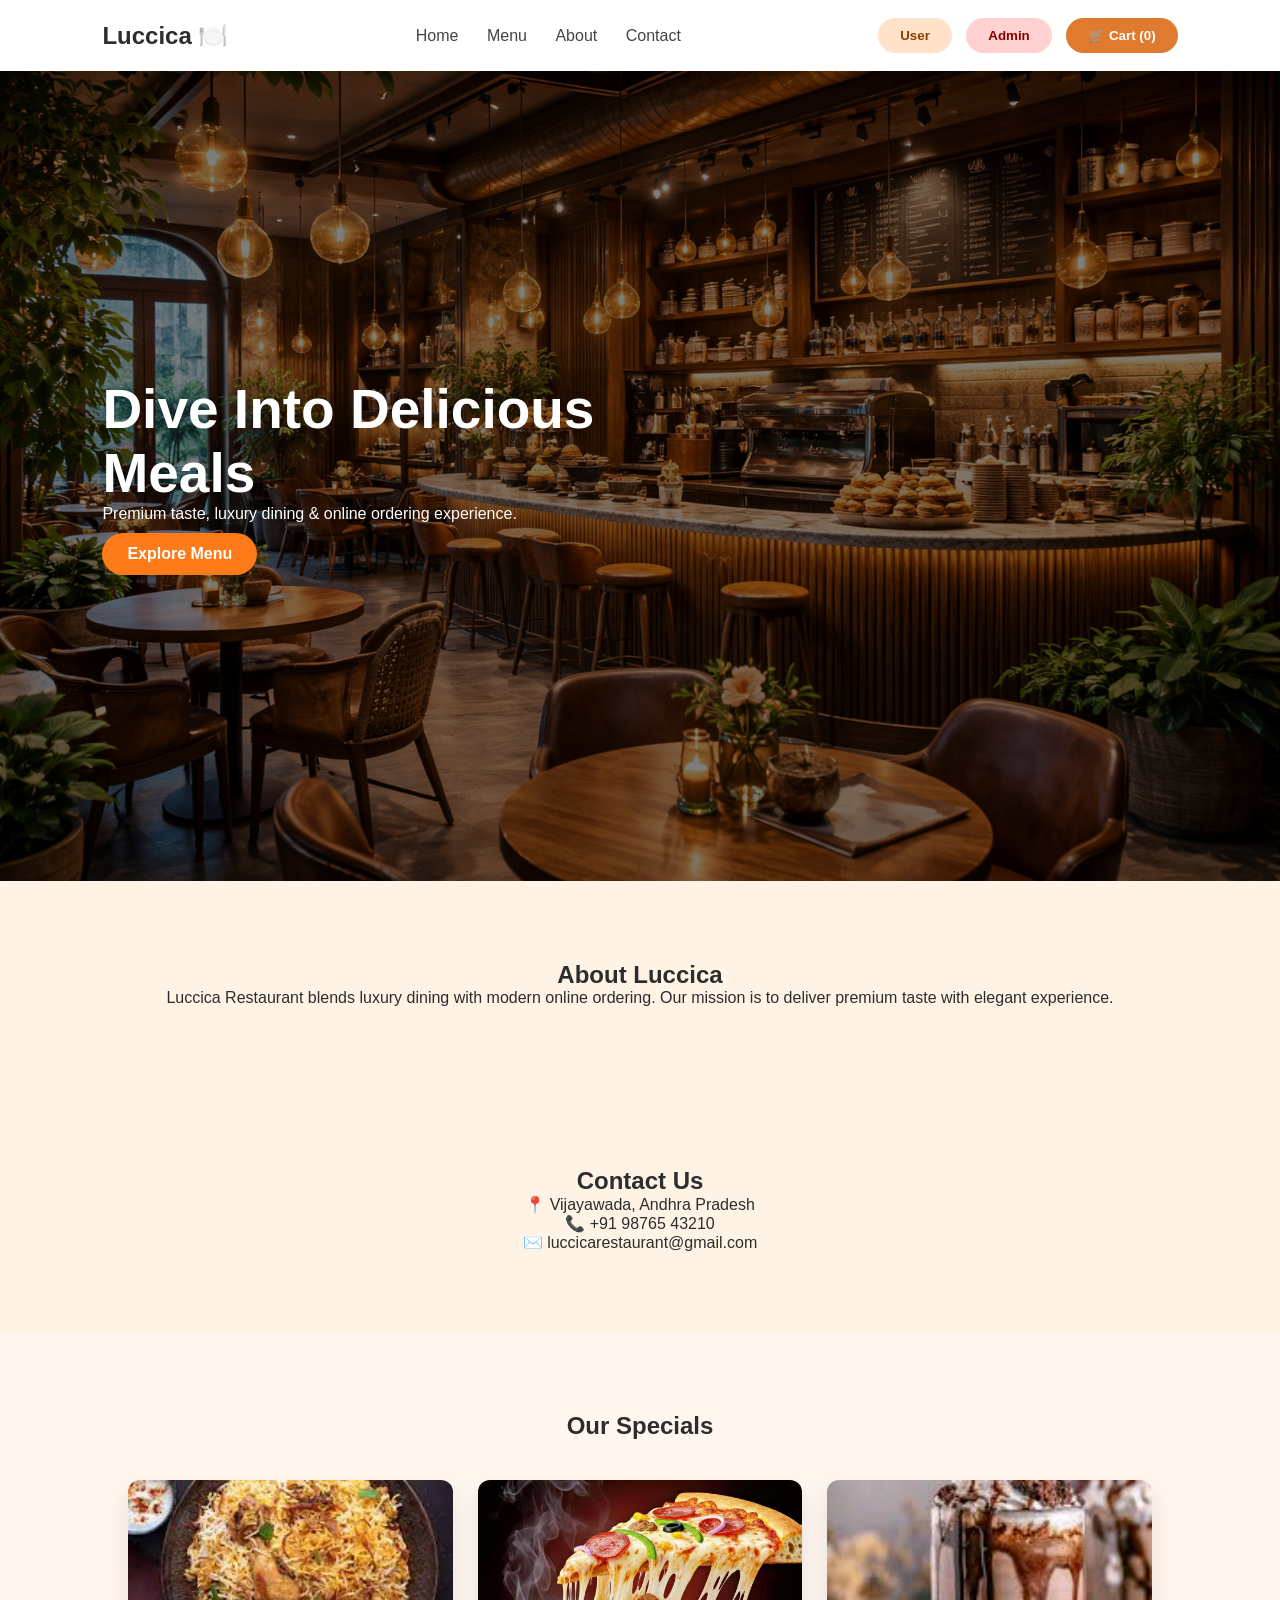
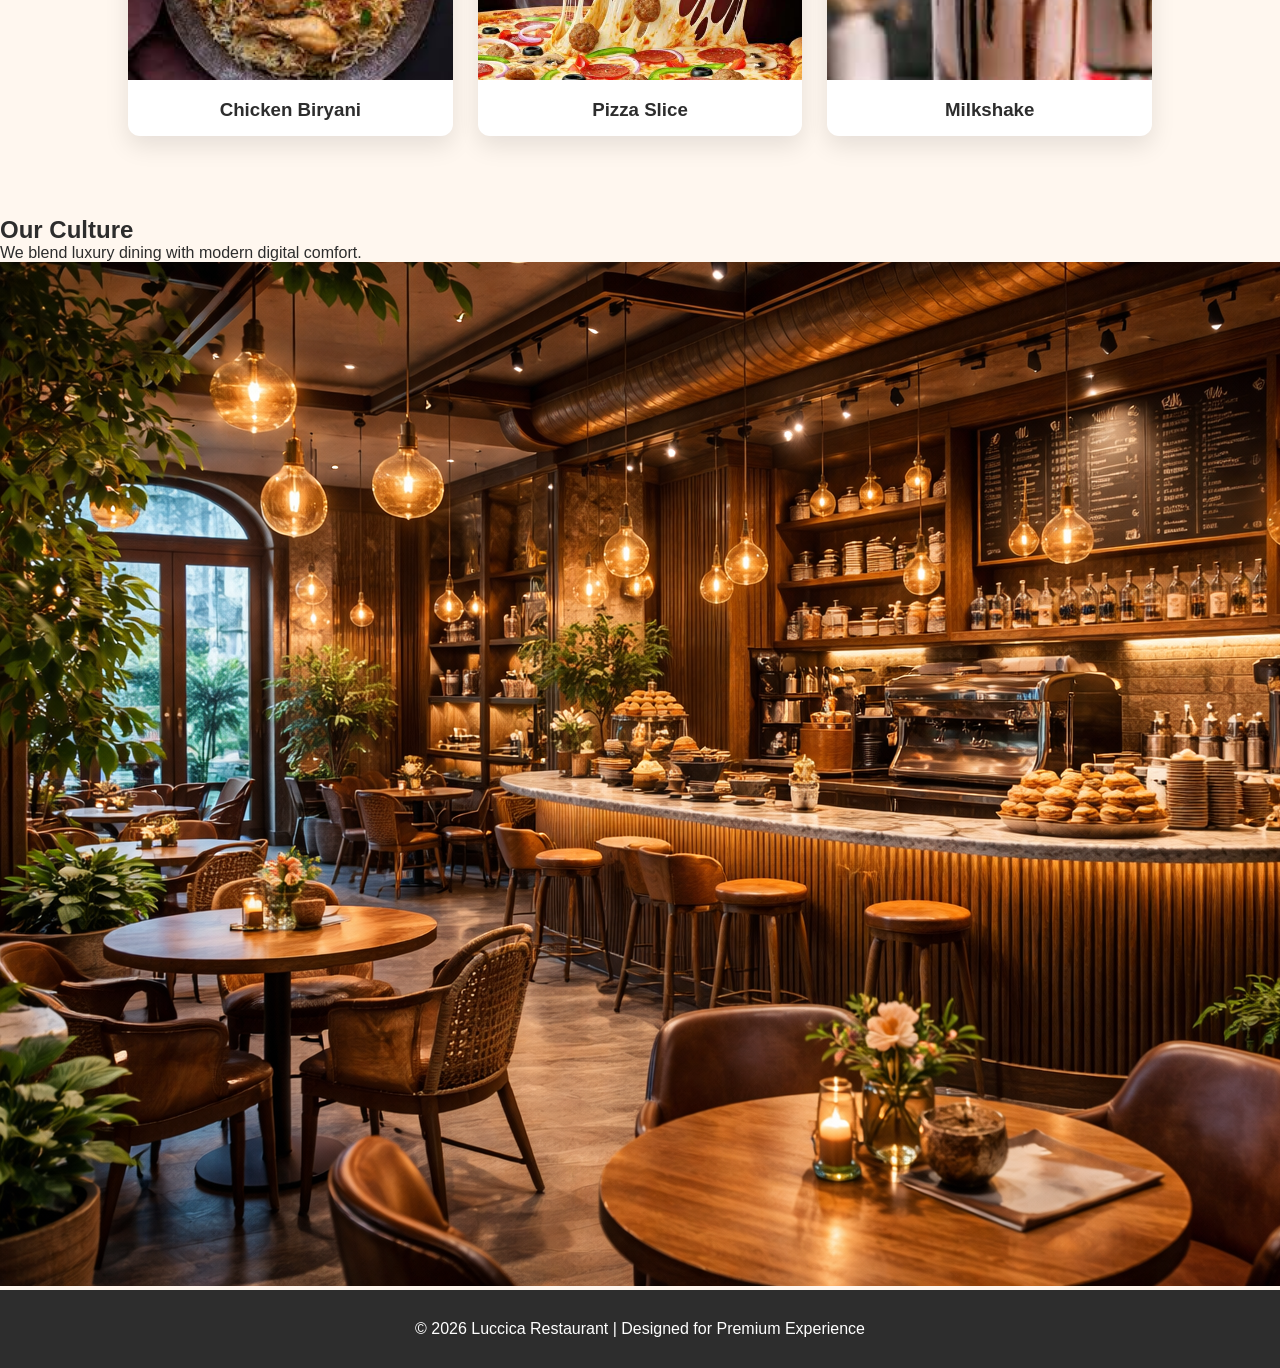
<file: index.html>
<!DOCTYPE html>
<html lang="en">
<head>
  <meta charset="UTF-8" />
  <title>Luccica Restaurant</title>
  <link rel="stylesheet" href="css/style.css" />
  <script defer src="js/app.js"></script>
</head>
<body>

<header class="topbar">
  <div class="logo">Luccica 🍽️</div>

  <nav>
    <a href="index.html">Home</a>
    <a href="menu.html">Menu</a>
    <a href="#about">About</a>
    <a href="#contact">Contact</a>
  </nav>

  <div class="top-actions">
    <button class="btn user-btn" onclick="window.location.href='user-login.html'">User</button>
    <button class="btn admin-btn" onclick="window.location.href='admin-login.html'">Admin</button>
    <button class="btn cart-btn" onclick="openCart()">🛒 Cart (<span id="cartCount">0</span>)</button>
  </div>
</header>


<section class="hero">
  <div class="hero-overlay"></div>

  <div class="hero-text">
    <h1>Dive Into Delicious Meals</h1>
    <p>Premium taste, luxury dining & online ordering experience.</p>
    <a href="menu.html" class="main-btn">Explore Menu</a>
  </div>
</section>

<section id="about" class="info-section">
  <h2>About Luccica</h2>
  <p>
    Luccica Restaurant blends luxury dining with modern online ordering.
    Our mission is to deliver premium taste with elegant experience.
  </p>
</section>

<section id="contact" class="info-section">
  <h2>Contact Us</h2>
  <p>📍 Vijayawada, Andhra Pradesh</p>
  <p>📞 +91 98765 43210</p>
  <p>✉️ luccicarestaurant@gmail.com</p>
</section>


<section class="highlight">
  <h2>Our Specials</h2>
  <div class="card-grid">
    <div class="food-card"><img src="assets/food1.jpg"><h3>Chicken Biryani</h3></div>
    <div class="food-card"><img src="assets/food2.jpg"><h3>Pizza Slice</h3></div>
    <div class="food-card"><img src="assets/food3.jpg"><h3>Milkshake</h3></div>
  </div>
</section>

<section class="culture">
  <h2>Our Culture</h2>
  <p>We blend luxury dining with modern digital comfort.</p>
  <img src="assets/culture1.jpg" class="culture-img">
</section>

<footer>
  <p>© 2026 Luccica Restaurant | Designed for Premium Experience</p>
</footer>
<!-- USER POPUP -->
<div id="userPopup" class="popup">
  <div class="popup-box">
    <h2>User Panel</h2>
    <p>Login / Register UI (Frontend)</p>
    <button onclick="closePopup()">Close</button>
  </div>
</div>

<!-- ADMIN POPUP -->
<div id="adminPopup" class="popup">
  <div class="popup-box">
    <h2>Admin Panel</h2>
    <p>Upload menu, manage orders (UI only)</p>
    <button onclick="closePopup()">Close</button>
  </div>
</div>

<!-- CART POPUP -->
<div id="cartPopup" class="popup">
  <div class="popup-box">
    <h2>🛒 Your Cart</h2>
    <ul id="cartItems"></ul>
    <h3 id="cartTotal"></h3>
    <button class="btn cart-btn" onclick="document.getElementById('cartPopup').style.display='none'">
      Close
    </button>
  </div>
</div>
<script src="js/app.js"></script>

</body>
</html>
</file>
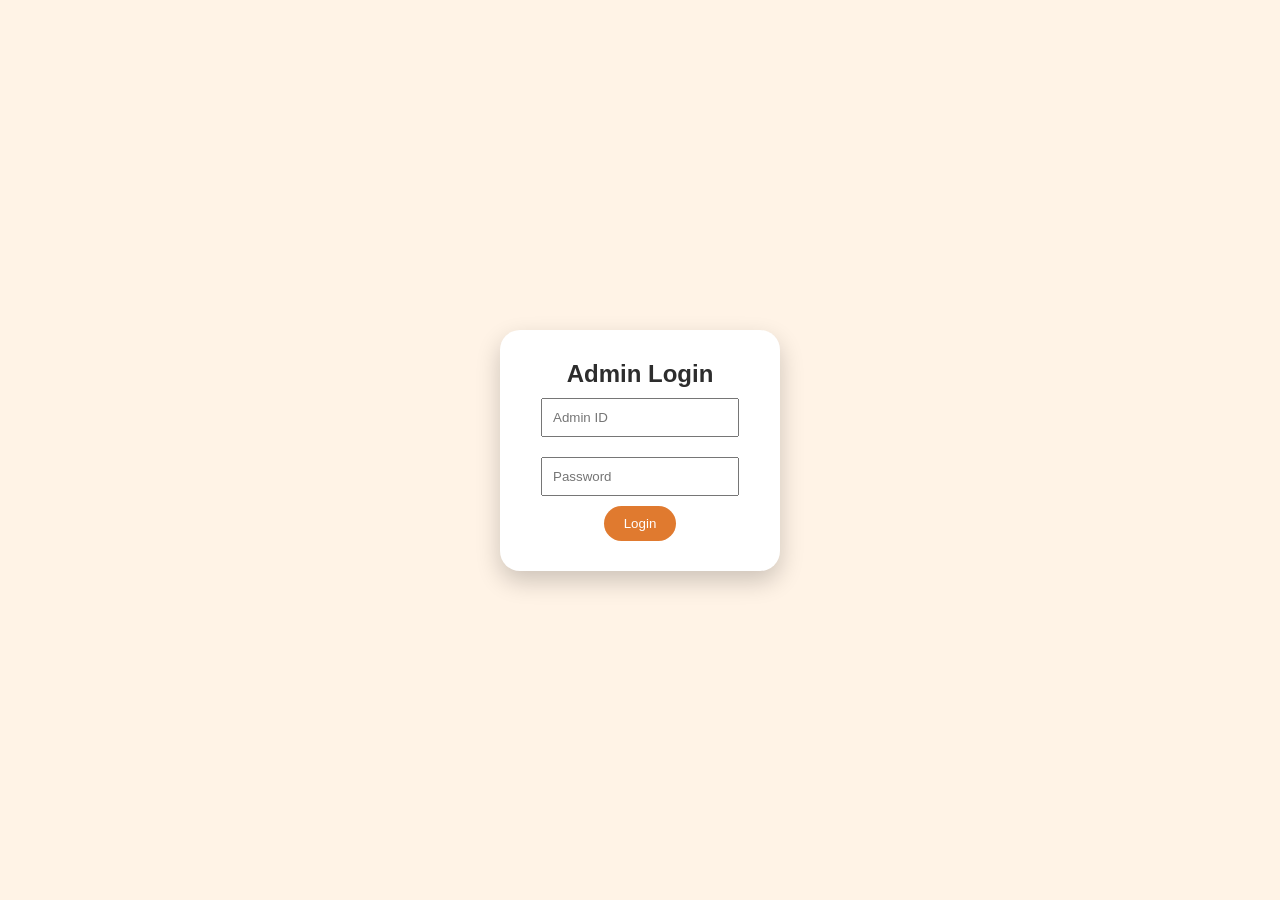
<file: admin-login.html>
<!DOCTYPE html>
<html>
<head>
  <title>Admin Login - Luccica</title>
  <link rel="stylesheet" href="css/style.css">
</head>
<body class="login-body">

<div class="login-box">
  <h2>Admin Login</h2>
  <input type="text" id="adminId" placeholder="Admin ID"><br>
  <input type="password" id="adminPass" placeholder="Password"><br>
  <button onclick="adminLogin()">Login</button>
</div>

<script>
function adminLogin(){
  if(adminId.value=="admin" && adminPass.value=="1234"){
    window.location.href="admin-panel.html";
  } else {
    alert("Invalid Admin");
  }
}
</script>

</body>
</html>
</file>
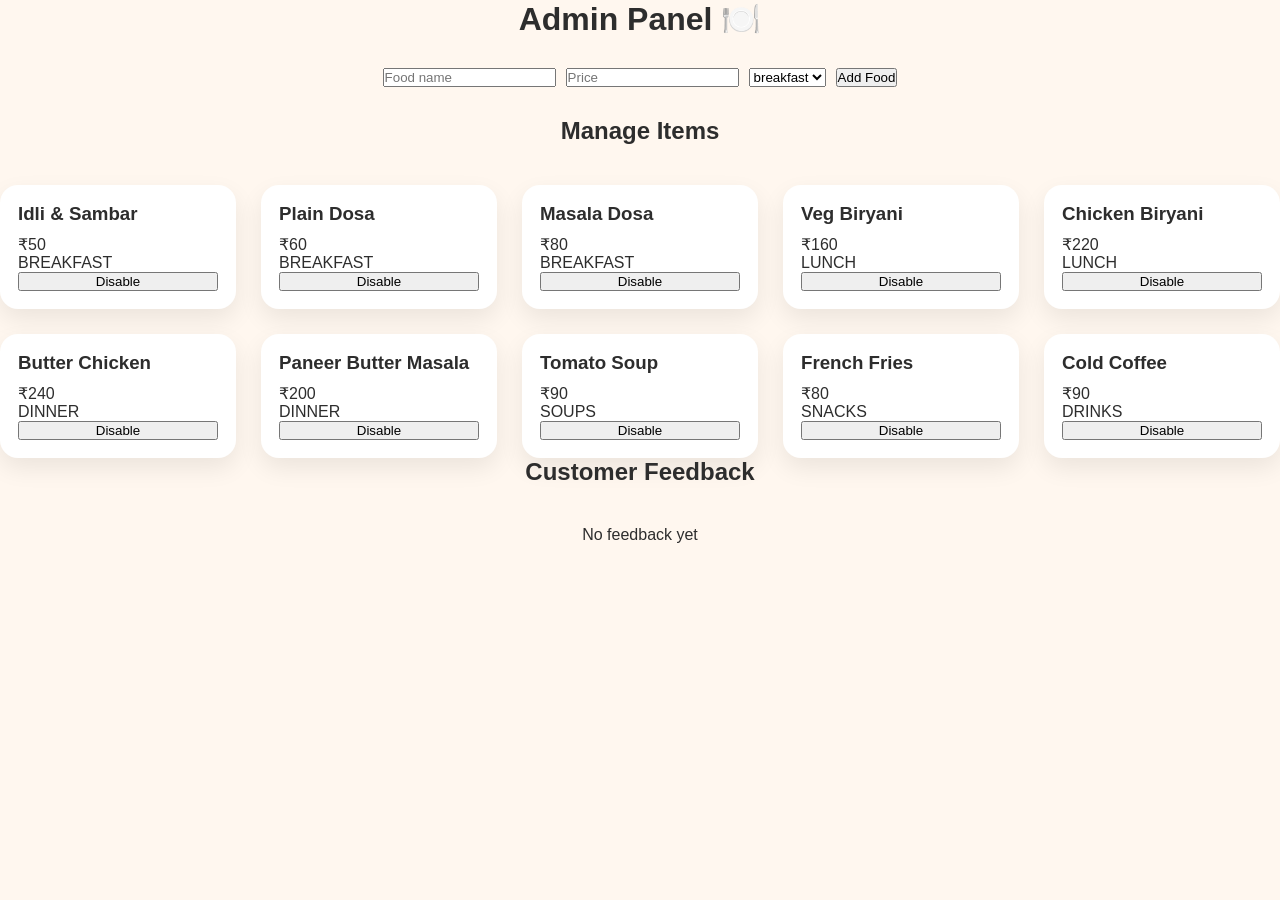
<file: admin-panel.html>
<!DOCTYPE html>
<html>
<head>
  <title>Admin Panel - Luccica</title>
  <link rel="stylesheet" href="css/style.css">
  <script defer src="js/admin.js"></script>
</head>
<body>

<h1 style="text-align:center">Admin Panel 🍽️</h1>

<div class="admin-box">
  <input id="foodName" placeholder="Food name">
  <input id="foodPrice" type="number" placeholder="Price">
  <select id="foodCategory">
    <option>breakfast</option>
    <option>lunch</option>
    <option>dinner</option>
    <option>drinks</option>
  </select>
  <button onclick="addFood()">Add Food</button>
</div>

<h2 style="text-align:center">Manage Items</h2>
<div id="adminList" class="menu-grid"></div>

</body>
</html>
</file>
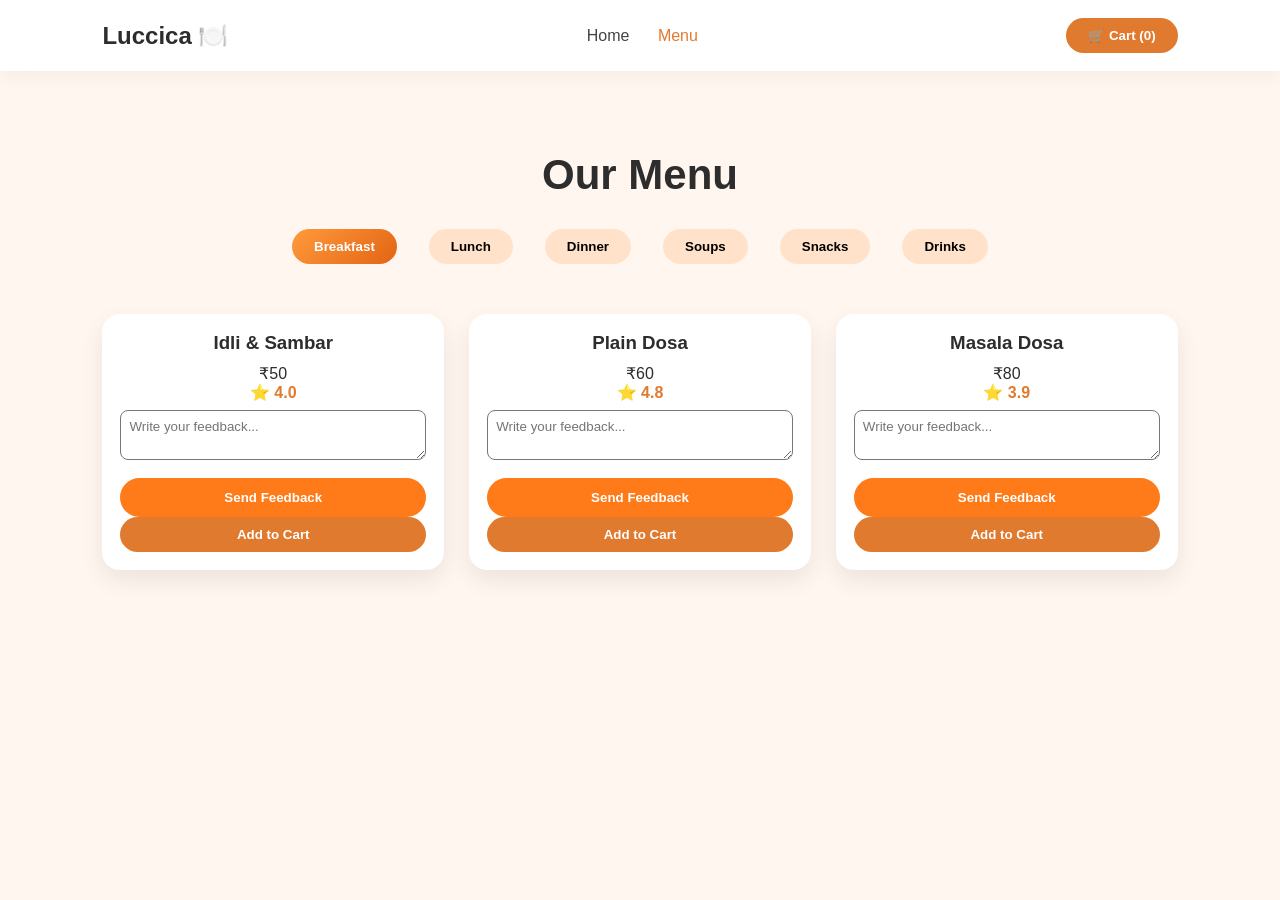
<file: menu.html>
<!DOCTYPE html>
<html lang="en">
<head>
  <meta charset="UTF-8" />
  <title>Luccica Menu</title>
  <link rel="stylesheet" href="css/style.css" />
  <script defer src="js/app.js"></script>
</head>
<body>

<header class="topbar">
  <div class="logo">Luccica 🍽️</div>
  <nav>
    <a href="index.html">Home</a>
    <a href="menu.html" class="active">Menu</a>
  </nav>
  <div class="top-actions">
    <button class="btn cart-btn" onclick="openCart()">🛒 Cart (<span id="cartCount">0</span>)</button>
    
  </div>
</header>

<section class="menu-section">
  <h1 class="menu-title">Our Menu</h1>

  <div class="menu-tabs">
    <button onclick="showMenu('breakfast', this)">Breakfast</button>
    <button onclick="showMenu('lunch', this)">Lunch</button>
    <button onclick="showMenu('dinner', this)">Dinner</button>
    <button onclick="showMenu('soups', this)">Soups</button>
    <button onclick="showMenu('snacks', this)">Snacks</button>
    <button onclick="showMenu('drinks', this)">Drinks</button>
  </div>

  <div id="menu-items" class="menu-grid"></div>
</section>



<div id="cartPopup" class="popup">
  <div class="popup-box">
    <h2>🛒 Your Cart</h2>
    <ul id="cartItems"></ul>
    <h3 id="cartTotal"></h3>
    <button class="btn cart-btn" onclick="document.getElementById('cartPopup').style.display='none'">
      Close
    </button>
  </div>
</div>

</body>
</html>
</file>
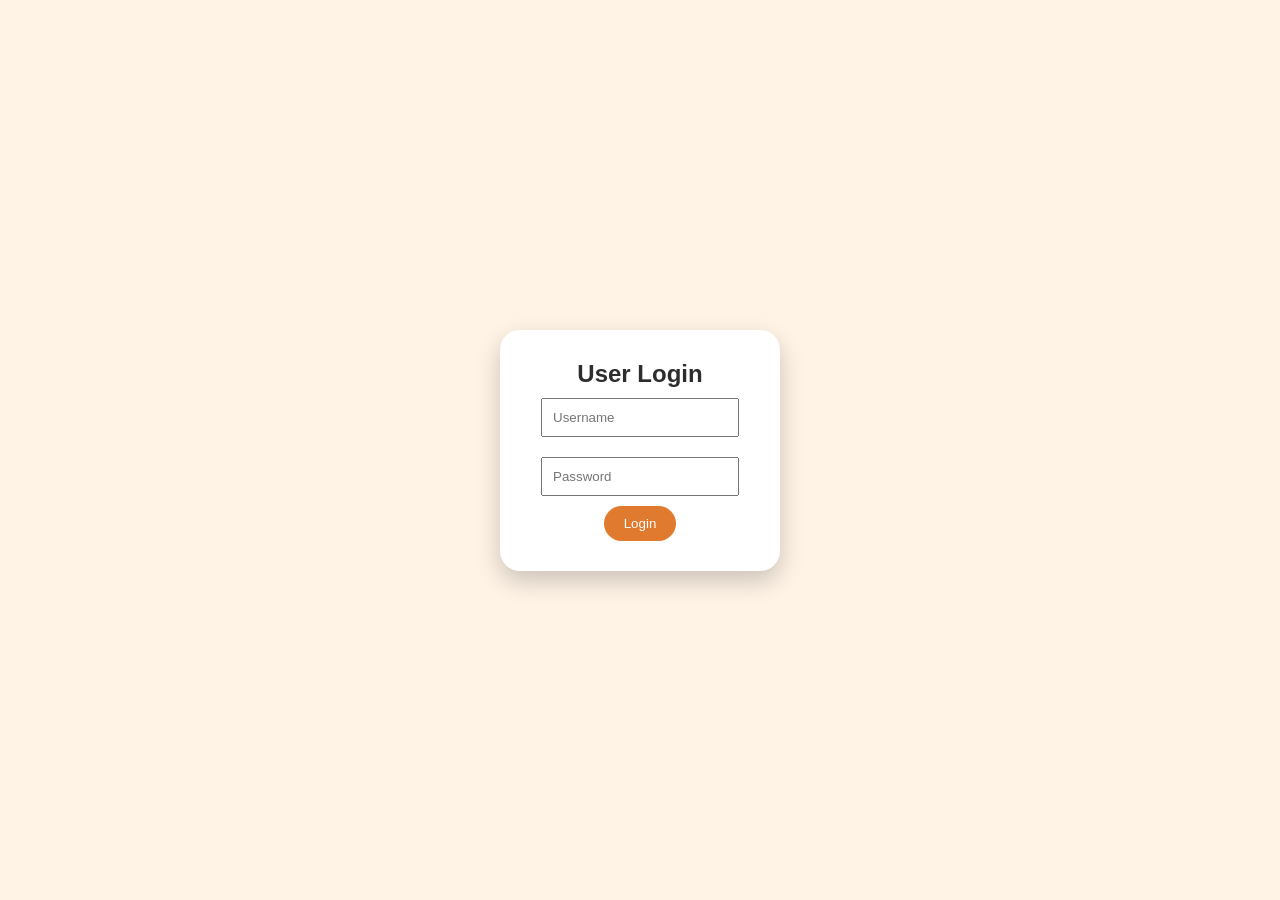
<file: user-login.html>
<!DOCTYPE html>
<html>
<head>
  <title>User Login - Luccica</title>
  <link rel="stylesheet" href="css/style.css">
</head>
<body class="login-body">

<div class="login-box">
  <h2>User Login</h2>
  <input type="text" placeholder="Username"><br>
  <input type="password" placeholder="Password"><br>
  <button onclick="window.location.href='index.html'">Login</button>
</div>

</body>
</html>
</file>
<file: css/style.css>
* {
  margin: 0;
  padding: 0;
  font-family: "Poppins", sans-serif;
  box-sizing: border-box;
}

body {
  background: #fff7ef;
  color: #2d2d2d;
}

/* ---------- TOP BAR ---------- */
.topbar {
  display: flex;
  justify-content: space-between;
  align-items: center;
  padding: 18px 8%;
  background: #fff;
  position: sticky;
  top: 0;
  box-shadow: 0 4px 20px rgba(0,0,0,0.05);
  z-index: 10;
}

.logo {
  font-size: 24px;
  font-weight: 700;
}

nav a {
  margin: 0 12px;
  text-decoration: none;
  color: #444;
}

nav a.active {
  color: #e07a2f;
}

.top-actions button {
  margin-left: 10px;
}

/* ---------- HERO ---------- */
.hero {
  height: 90vh;
  background: linear-gradient(rgba(0,0,0,.4),rgba(0,0,0,.4)), url("../assets/hero.jpg") center/cover;
  display: flex;
  align-items: center;
  padding-left: 10%;
  color: white;
}

.hero-text h1 {
  font-size: 58px;
  max-width: 500px;
}

.main-btn {
  display: inline-block;
  margin-top: 20px;
  background: #e07a2f;
  padding: 12px 26px;
  color: white;
  border-radius: 30px;
  text-decoration: none;
}

/* ---------- CARDS ---------- */
.highlight {
  padding: 80px 10%;
  text-align: center;
}

.card-grid {
  margin-top: 40px;
  display: grid;
  grid-template-columns: repeat(auto-fit, minmax(220px,1fr));
  gap: 25px;
}

.food-card {
  background: white;
  border-radius: 18px;
  overflow: hidden;
  box-shadow: 0 10px 25px rgba(0,0,0,0.07);
  transition: 0.3s;
}

.food-card:hover {
  transform: translateY(-8px);
}

.food-card img {
  width: 100%;
  height: 200px;
  object-fit: cover;
}

.food-card h3 {
  padding: 15px;
}

/* ---------- MENU ---------- */
.menu-section {
  padding: 80px 10%;
  text-align: center;
}

.menu-tabs button {
  margin: 10px;
  padding: 10px 22px;
  border-radius: 30px;
  border: none;
  background: #ffe2c9;
  cursor: pointer;
}

.menu-grid {
  margin-top: 40px;
  display: grid;
  grid-template-columns: repeat(auto-fit, minmax(240px,1fr));
  gap: 25px;
}

.menu-card {
  background: white;
  border-radius: 20px;
  padding: 15px;
  box-shadow: 0 10px 22px rgba(0,0,0,0.07);
}

/* ---------- FOOTER ---------- */
footer {
  padding: 30px;
  text-align: center;
  background: #2d2d2d;
  color: white;
}

.info-section {
  padding: 80px 10%;
  text-align: center;
  background: #fff3e6;
}

.popup {
  position: fixed;
  top: 0; left: 0;
  width: 100%; height: 100%;
  background: rgba(0,0,0,0.6);
  display: none;
  justify-content: center;
  align-items: center;
  z-index: 999;
}

.popup-box {
  background: white;
  padding: 30px;
  border-radius: 16px;
  width: 320px;
  text-align: center;
}

.popup-box button {
  margin-top: 15px;
  padding: 8px 20px;
  border: none;
  background: #e07a2f;
  color: white;
  border-radius: 20px;
  cursor: pointer;
}

.login-body{
  background:#fff3e6;
  display:flex;
  justify-content:center;
  align-items:center;
  height:100vh;
}

.login-box{
  background:white;
  padding:30px;
  border-radius:20px;
  width:280px;
  text-align:center;
  box-shadow:0 10px 25px rgba(0,0,0,0.2);
}

.login-box input{
  width:90%;
  margin:10px;
  padding:10px;
}

.login-box button{
  padding:10px 20px;
  border:none;
  background:#e07a2f;
  color:white;
  border-radius:20px;
}

.admin-box{
  display:flex;
  justify-content:center;
  gap:10px;
  margin:30px;
}

.btn {
  padding: 10px 22px;
  border-radius: 25px;
  border: none;
  cursor: pointer;
  font-weight: 600;
  transition: 0.3s;
}

.user-btn {
  background: #ffe2c9;
  color: #8a3d00;
}

.admin-btn {
  background: #ffd1d1;
  color: #8a0000;
}

.cart-btn {
  background: #e07a2f;
  color: white;
}

.main-btn {
  background: #e07a2f;
  color: white;
  margin-top: 10px;
}

.btn:hover {
  transform: translateY(-2px);
  box-shadow: 0 8px 18px rgba(0,0,0,0.2);
}

.menu-tabs button {
  padding: 10px 22px;
  border-radius: 30px;
  border: none;
  background: #ffe2c9;
  font-weight: 600;
  cursor: pointer;
}

/* ===== ANIMATIONS & PREMIUM EFFECTS ===== */

html { scroll-behavior: smooth; }

@keyframes fadeUp {
  from { opacity: 0; transform: translateY(40px); }
  to { opacity: 1; transform: translateY(0); }
}

.hero-text, .highlight, .menu-section, .info-section {
  animation: fadeUp 1s ease forwards;
}

.menu-card, .food-card {
  transition: transform 0.4s ease, box-shadow 0.4s ease;
}

.menu-card:hover, .food-card:hover {
  transform: translateY(-10px) scale(1.02);
  box-shadow: 0 20px 35px rgba(0,0,0,0.15);
}

/* Buttons */
.btn, .menu-tabs button {
  transition: all 0.3s ease;
}

.btn:hover, .menu-tabs button:hover {
  background: linear-gradient(135deg, #ff9a3c, #e36414);
  color: white;
  transform: scale(1.07);
}

/* CART POPUP ANIMATION */
.popup {
  animation: fadeBg 0.3s ease;
}

@keyframes fadeBg {
  from { background: rgba(0,0,0,0); }
  to { background: rgba(0,0,0,0.6); }
}

.popup-box {
  animation: popUp 0.4s ease;
}

@keyframes popUp {
  from { transform: scale(0.7); opacity: 0; }
  to { transform: scale(1); opacity: 1; }
}

/* ACTIVE TAB */
.menu-tabs button.active {
  background: linear-gradient(135deg,#ff9a3c,#e36414);
  color: white;
}

/* ===== MENU LAYOUT FIX ===== */

.menu-section {
  padding: 80px 8%;
  text-align: center;
}

.menu-title {
  font-size: 42px;
  margin-bottom: 20px;
}

.menu-tabs {
  display: flex;
  justify-content: center;
  flex-wrap: wrap;
  gap: 12px;
  margin-bottom: 40px;
}

.menu-grid {
  display: grid;
  grid-template-columns: repeat(auto-fit, minmax(220px, 1fr));
  gap: 25px;
}

/* ===== MENU CARDS ===== */

.menu-card {
  background: white;
  border-radius: 18px;
  padding: 18px;
  box-shadow: 0 10px 25px rgba(0,0,0,0.08);
  display: flex;
  flex-direction: column;
  justify-content: space-between;
  animation: fadeUp 0.6s ease;
}

.menu-card h3 {
  margin-bottom: 10px;
}

/* ===== RESPONSIVE FIX ===== */

@media (max-width: 768px) {
  .hero-text h1 { font-size: 38px; }
  .menu-title { font-size: 30px; }
  .topbar { flex-wrap: wrap; gap: 12px; }
  nav { width: 100%; text-align: center; }
}

@media (max-width: 480px) {
  .hero { height: 70vh; padding: 20px; }
  .menu-tabs button { width: 100%; }
}
.rating {
  font-weight: 600;
  color: #e07a2f;
}

.menu-card textarea {
  width: 100%;
  height: 55px;
  margin: 10px 0;
  padding: 8px;
  border-radius: 8px;
}
.rating { color:#e07a2f; font-weight:600; }
.menu-card textarea { width:100%; height:50px; margin:8px 0; }
#cartItems button { margin:0 4px; }

/* HERO SECTION */

.hero{
  height:90vh;
  background:url('../assets/culture1.jpg') center/cover no-repeat;
  display:flex;
  align-items:center;
  padding-left:8%;
  position:relative;
}

.hero-overlay{
  position:absolute;
  inset:0;
  background:rgba(0,0,0,0.5);
}

.hero-text{
  position:relative;
  color:white;
  max-width:500px;
}

.hero-text h1{
  font-size:55px;
}

.main-btn{
  background:#ff7a18;
  padding:12px 25px;
  border-radius:25px;
  text-decoration:none;
  color:white;
  font-weight:600;
}

/* FOOD CARD HOVER */

.food-card{
  background:white;
  border-radius:12px;
  overflow:hidden;
  transition:0.3s;
  box-shadow:0 10px 25px rgba(0,0,0,0.1);
}

.food-card:hover{
  transform:translateY(-10px) scale(1.02);
}

/* REVIEWS */

.reviews{
  padding:70px 10%;
  text-align:center;
  background:#fafafa;
}

.review-grid{
  display:flex;
  gap:25px;
  justify-content:center;
  margin-top:30px;
}

.review-card{
  background:white;
  padding:25px;
  border-radius:12px;
  width:250px;
  box-shadow:0 8px 20px rgba(0,0,0,0.1);
}
</file>
